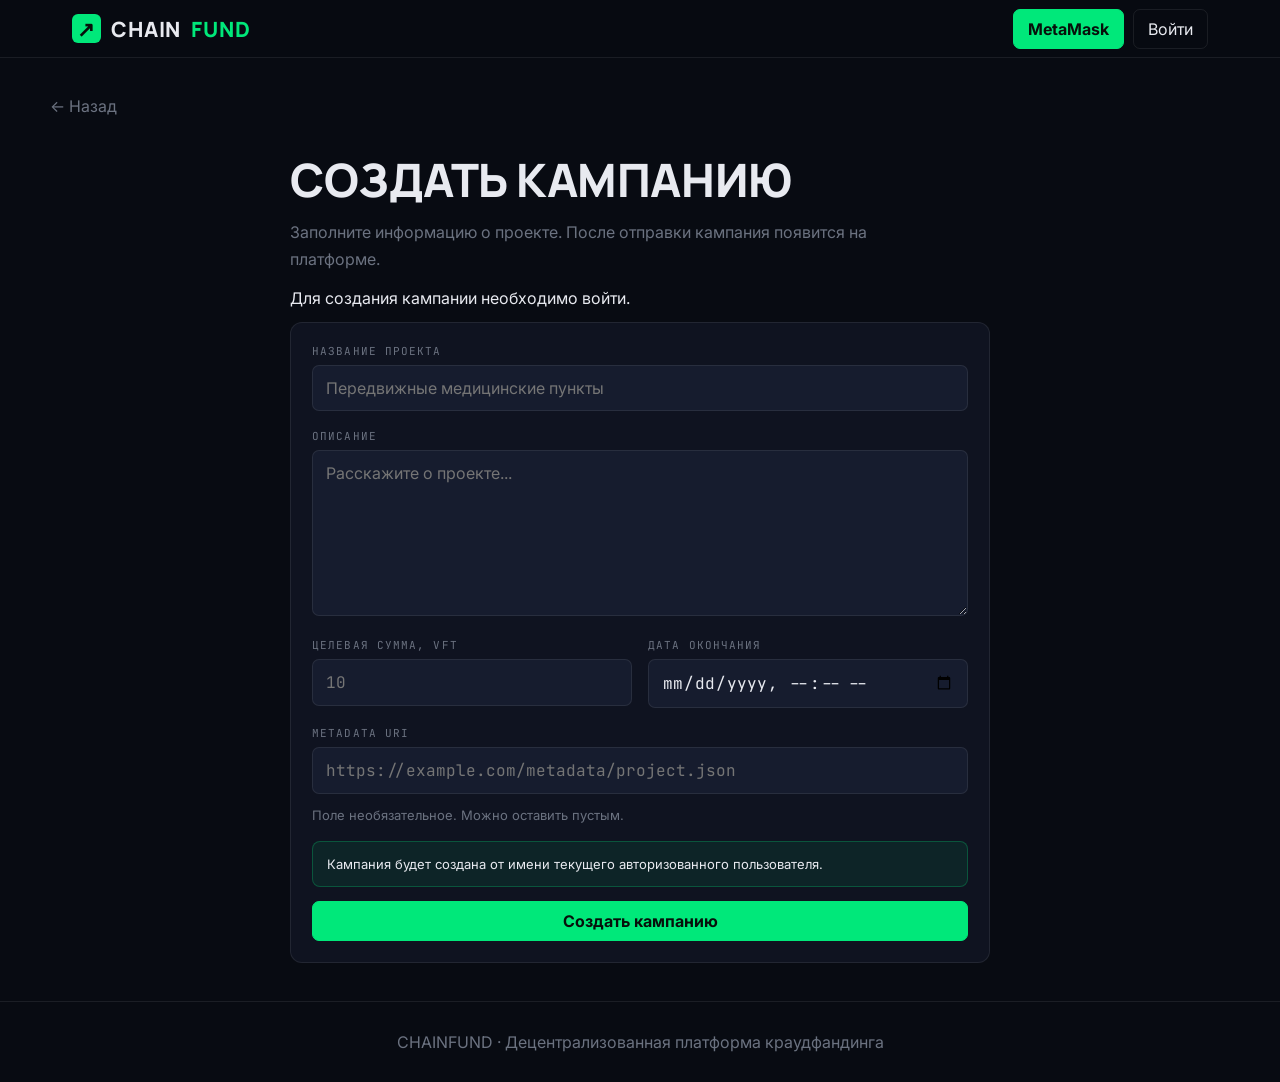
<file: create.html>
<!doctype html>
<html lang="ru">
   <head>
      <meta charset="UTF-8">

      <meta
         name="viewport"
         content="width=device-width, initial-scale=1"
      >

      <meta
         name="description"
         content="Создание новой кампании на платформе ChainFund."
      >

      <title>Создать кампанию — ChainFund</title>

      <link
         rel="stylesheet"
         href="css/shared.css"
      >
   </head>

   <body>
      <header id="site-header"></header>

      <main class="container content">
         <a
            class="back"
            href="dashboard.html"
         >
            ← Назад
         </a>

         <div class="form-card">
            <h1 class="page-title">
               СОЗДАТЬ КАМПАНИЮ
            </h1>

            <p class="lead mb">
               Заполните информацию о проекте. После отправки кампания появится на платформе.
            </p>

            <div
               id="create-error"
               class="state-message error-message mb"
               role="alert"
               hidden
            ></div>

            <div
               id="create-success"
               class="state-message mb"
               role="status"
               hidden
            ></div>

            <form
               id="create-form"
               class="card"
            >
               <div class="field">
                  <label
                     class="label"
                     for="campaign-title"
                  >
                     Название проекта
                  </label>

                  <input
                     id="campaign-title"
                     class="input"
                     name="title"
                     type="text"
                     minlength="3"
                     maxlength="120"
                     placeholder="Передвижные медицинские пункты"
                     required
                  >
               </div>

               <div class="field">
                  <label
                     class="label"
                     for="campaign-description"
                  >
                     Описание
                  </label>

                  <textarea
                     id="campaign-description"
                     class="input"
                     name="description"
                     minlength="10"
                     maxlength="5000"
                     rows="7"
                     placeholder="Расскажите о проекте..."
                     required
                  ></textarea>
               </div>

               <div class="grid grid-2">
                  <div class="field">
                     <label
                        class="label"
                        for="campaign-target"
                     >
                        Целевая сумма, VFT
                     </label>

                     <input
                        id="campaign-target"
                        class="input mono"
                        name="targetAmount"
                        type="number"
                        min="0.000000000000000001"
                        step="any"
                        placeholder="10"
                        required
                     >
                  </div>

                  <div class="field">
                     <label
                        class="label"
                        for="campaign-deadline"
                     >
                        Дата окончания
                     </label>

                     <input
                        id="campaign-deadline"
                        class="input mono"
                        name="deadline"
                        type="datetime-local"
                        required
                     >
                  </div>
               </div>

               <div class="field">
                  <label
                     class="label"
                     for="campaign-metadata-uri"
                  >
                     Metadata URI
                  </label>

                  <input
                     id="campaign-metadata-uri"
                     class="input mono"
                     name="metadataUri"
                     type="text"
                     maxlength="2048"
                     placeholder="https://example.com/metadata/project.json"
                  >

                  <p class="muted small">
                     Поле необязательное. Можно оставить пустым.
                  </p>
               </div>

               <div class="notice mb small">
                  Кампания будет создана от имени текущего авторизованного пользователя.
               </div>

               <button
                  id="create-submit-button"
                  class="btn btn-primary"
                  type="submit"
                  style="width: 100%"
               >
                  Создать кампанию
               </button>
            </form>
         </div>
      </main>

      <footer class="footer">
         <div class="container">
            CHAINFUND · Децентрализованная платформа краудфандинга
         </div>
      </footer>

      <script src="js/api.js"></script>
      <script src="js/auth-state.js"></script>
      <script src="js/create.js"></script>
   </body>
</html>
</file>
<file: css/shared.css>
@import url('https://fonts.googleapis.com/css2?family=Manrope:wght@500;600;700;800&family=Inter:wght@300;400;500;600&family=JetBrains+Mono:wght@400;500&display=swap');
:root {
	--bg: #080b12;
	--fg: #e8eaf0;
	--card: #0f1320;
	--secondary: #161c2e;
	--muted: #6b7280;
	--primary: #00e87a;
	--accent: #7c3aed;
	--danger: #ef4444;
	--border: rgba(255, 255, 255, .08);
	--radius: 10px
}

* {
	box-sizing: border-box
}

html {
	font-size: 16px
}

body {
	margin: 0;
	background: var(--bg);
	color: var(--fg);
	font-family: Inter, sans-serif
}

a {
	text-decoration: none;
	color: inherit
}

button,
input,
textarea {
	font: inherit
}

.container {
	max-width: 1180px;
	margin: auto;
	padding: 0 22px
}

.navbar {
	position: sticky;
	top: 0;
	z-index: 10;
	height: 58px;
	background: rgba(8, 11, 18, .92);
	backdrop-filter: blur(12px);
	border-bottom: 1px solid var(--border)
}

.nav-inner {
	height: 100%;
	display: flex;
	align-items: center;
	justify-content: space-between
}

.brand {
	display: flex;
	align-items: center;
	gap: 10px;
	font-family: 'Manrope';
	font-weight: 800;
	font-size: 21px;
	letter-spacing: .04em
}

.brand-mark {
	width: 29px;
	height: 29px;
	border-radius: 6px;
	background: var(--primary);
	color: #07100b;
	display: grid;
	place-items: center;
	font-weight: 900
}

.green {
	color: var(--primary)
}

.nav-actions {
	display: flex;
	align-items: center;
	gap: 9px
}

.btn {
	border: 1px solid var(--border);
	background: transparent;
	color: var(--fg);
	padding: 9px 14px;
	border-radius: 7px;
	cursor: pointer;
	transition: .2s
}

.btn:hover {
	border-color: rgba(0, 232, 122, .45)
}

.btn-primary {
	background: var(--primary);
	color: #07100b;
	border-color: var(--primary);
	font-weight: 700
}

.btn-primary:hover {
	filter: brightness(.94)
}

.btn-danger {
	color: var(--danger)
}

.wallet-chip {
	font-family: 'JetBrains Mono';
	font-size: 12px;
	color: var(--muted);
	padding: 8px 11px;
	background: var(--secondary);
	border: 1px solid var(--border);
	border-radius: 7px
}

.dot {
	width: 7px;
	height: 7px;
	border-radius: 50%;
	display: inline-block;
	background: var(--primary);
	margin-right: 7px
}

.hero {
	padding: 72px 0;
	border-bottom: 1px solid var(--border);
	background: radial-gradient(circle at 20% 20%, rgba(0, 232, 122, .08), transparent 35%), linear-gradient(135deg, var(--bg), var(--secondary), var(--bg))
}

.eyebrow,
.label {
	font-family: 'JetBrains Mono';
	text-transform: uppercase;
	letter-spacing: .1em;
	font-size: 11px;
	color: var(--muted)
}

.eyebrow {
	display: inline-flex;
	border: 1px solid rgba(0, 232, 122, .28);
	color: var(--primary);
	background: rgba(0, 232, 122, .05);
	padding: 7px 10px;
	border-radius: 6px
}

.hero h1,
.page-title {
	font-family: 'Manrope';
	font-weight: 800;
	letter-spacing: -.01em;
	line-height: .94;
	margin: 18px 0
}

.hero h1 {
	font-size: 64px
}

.page-title {
	font-size: 46px
}

.lead {
	color: var(--muted);
	line-height: 1.7;
	max-width: 640px
}

.section {
	padding: 44px 0
}

.section-title {
	display: flex;
	align-items: center;
	gap: 14px;
	margin-bottom: 22px
}

.section-title h2 {
	font-family: 'Manrope';
	font-size: 28px;
	letter-spacing: .04em;
	margin: 0
}

.line {
	height: 1px;
	background: var(--border);
	flex: 1
}

.grid {
	display: grid;
	gap: 16px
}

.grid-2 {
	grid-template-columns: repeat(2, minmax(0, 1fr))
}

.grid-3 {
	grid-template-columns: repeat(3, minmax(0, 1fr))
}

.grid-4 {
	grid-template-columns: repeat(4, minmax(0, 1fr))
}

.card {
	background: var(--card);
	border: 1px solid var(--border);
	border-radius: 12px;
	padding: 21px
}

.card:hover {
	border-color: rgba(0, 232, 122, .35)
}

.card-title {
	font-family: 'Manrope';
	font-size: 23px;
	font-weight: 700;
	margin: 0 0 10px
}

.muted {
	color: var(--muted)
}

.small {
	font-size: 13px
}

.mono {
	font-family: 'JetBrains Mono'
}

.status {
	display: inline-flex;
	align-items: center;
	gap: 7px;
	font-family: 'JetBrains Mono';
	text-transform: uppercase;
	font-size: 11px;
	padding: 5px 8px;
	border: 1px solid rgba(0, 232, 122, .3);
	background: rgba(0, 232, 122, .08);
	color: var(--primary);
	border-radius: 5px
}

.status.done {
	color: var(--muted);
	background: var(--secondary);
	border-color: var(--border)
}

.progress {
	height: 7px;
	background: var(--secondary);
	border-radius: 999px;
	overflow: hidden
}

.progress>span {
	display: block;
	height: 100%;
	background: var(--primary)
}

.between {
	display: flex;
	justify-content: space-between;
	align-items: center
}

.mt {
	margin-top: 14px
}

.mb {
	margin-bottom: 14px
}

.table {
	border: 1px solid var(--border);
	border-radius: 10px;
	overflow: hidden
}

.tr {
	display: grid;
	align-items: center;
	padding: 14px 17px;
	border-bottom: 1px solid var(--border)
}

.tr:last-child {
	border-bottom: 0
}

.tr:hover {
	background: rgba(22, 28, 46, .55)
}

.tr.head {
	background: rgba(22, 28, 46, .65);
	font-family: 'JetBrains Mono';
	font-size: 11px;
	color: var(--muted);
	text-transform: uppercase;
	letter-spacing: .08em
}

.cols-4 {
	grid-template-columns: 2fr 1fr 1fr 1fr
}

.cols-3 {
	grid-template-columns: 2fr 1fr 1fr
}

.right {
	text-align: right
}

.form-card {
	max-width: 700px;
	margin: auto
}

.field {
	margin-bottom: 18px
}

.field label {
	display: block;
	margin-bottom: 7px
}

.input {
	width: 100%;
	background: var(--secondary);
	border: 1px solid var(--border);
	color: var(--fg);
	padding: 12px 13px;
	border-radius: 7px;
	outline: none
}

.input:focus {
	border-color: rgba(0, 232, 122, .55);
	box-shadow: 0 0 0 3px rgba(0, 232, 122, .08)
}

textarea.input {
	resize: vertical;
	min-height: 110px
}

.content {
	padding: 38px 0
}

.campaign-layout {
	display: grid;
	grid-template-columns: minmax(0, 2fr) minmax(280px, 1fr);
	gap: 26px
}

#campaign-history-link {
    display: block;
    margin-top: 12px;
}

.sticky {
	position: sticky;
	top: 82px
}

.stats {
	display: grid;
	grid-template-columns: repeat(3, 1fr);
	gap: 20px
}

.stat-value {
	font-family: 'Manrope';
	font-size: 30px;
	font-weight: 700
}

.center {
	text-align: center
}

.notice {
	padding: 14px;
	border-radius: 8px;
	background: rgba(0, 232, 122, .08);
	border: 1px solid rgba(0, 232, 122, .25)
}

.footer {
	border-top: 1px solid var(--border);
	padding: 30px 0;
	color: var(--muted);
	text-align: center
}

.hidden {
	display: none !important
}

.back {
	display: inline-block;
	margin-bottom: 24px;
	color: var(--muted)
}

.back:hover {
	color: var(--fg)
}

.search-bar {
    display: grid;
    grid-template-columns: minmax(260px, 1.8fr) minmax(180px, 0.7fr) minmax(190px, 0.8fr) auto auto;
    gap: 12px;
    align-items: center;

    margin-bottom: 24px;
    padding: 14px;

    background: rgba(15, 19, 32, 0.92);
    border: 1px solid rgba(255, 255, 255, 0.07);
    border-radius: 16px;

    box-shadow:
        0 18px 50px rgba(0, 0, 0, 0.22),
        inset 0 1px 0 rgba(255, 255, 255, 0.03);

    backdrop-filter: blur(12px);
}

.search-input-wrapper {
    position: relative;
}

.search-icon {
    position: absolute;
    top: 50%;
    left: 16px;
    z-index: 1;

    transform: translateY(-50%);

    color: var(--muted-foreground);
    font-size: 22px;
    pointer-events: none;
}

.search-input-wrapper input,
.search-select-wrapper select {
    width: 100%;
    height: 48px;

    color: var(--foreground);
    background: var(--secondary);

    border: 1px solid transparent;
    border-radius: 12px;

    outline: none;
    transition:
        border-color 0.2s ease,
        box-shadow 0.2s ease,
        background-color 0.2s ease;
}

.search-input-wrapper input {
    padding: 0 16px 0 48px;
}

.search-input-wrapper input::placeholder {
    color: var(--muted-foreground);
}

.search-select-wrapper {
    position: relative;
}

.search-select-wrapper select {
    padding: 0 42px 0 14px;

    appearance: none;
    -webkit-appearance: none;

    cursor: pointer;

    background-image:
        linear-gradient(45deg, transparent 50%, #6b7280 50%),
        linear-gradient(135deg, #6b7280 50%, transparent 50%);
    background-position:
        calc(100% - 17px) 20px,
        calc(100% - 12px) 20px;
    background-size:
        5px 5px,
        5px 5px;
    background-repeat: no-repeat;
}

.search-input-wrapper input:hover,
.search-select-wrapper select:hover {
    background-color: #1a2135;
}

.search-input-wrapper input:focus,
.search-select-wrapper select:focus {
    border-color: var(--primary);

    box-shadow:
        0 0 0 3px rgba(0, 232, 122, 0.12),
        0 0 22px rgba(0, 232, 122, 0.08);
}

.search-submit,
.search-reset {
    height: 48px;
    border: none;
    border-radius: 12px;

    cursor: pointer;

    transition:
        transform 0.2s ease,
        box-shadow 0.2s ease,
        background-color 0.2s ease;
}

.search-submit {
    padding: 0 24px;

    color: var(--primary-foreground);
    background: var(--primary);

    font-weight: 700;
    letter-spacing: 0.03em;
}

.search-submit:hover {
    transform: translateY(-1px);

    box-shadow:
        0 10px 26px rgba(0, 232, 122, 0.22);
}

.search-submit:active {
    transform: translateY(0);
}

.search-reset {
    width: 48px;

    color: var(--foreground);
    background: transparent;
    border: 1px solid rgba(255, 255, 255, 0.1);

    font-size: 24px;
}

.search-reset:hover {
    color: var(--primary);
    border-color: rgba(0, 232, 122, 0.45);
    background: rgba(0, 232, 122, 0.06);
}

.visually-hidden {
    position: absolute;
    width: 1px;
    height: 1px;
    padding: 0;
    margin: -1px;

    overflow: hidden;
    clip: rect(0, 0, 0, 0);

    white-space: nowrap;
    border: 0;
}

.campaign-actions {
   display: grid;
   gap: 10px;
   margin-top: 18px;
}

.campaign-action-button {
   width: 100%;
   text-align: center;
   display: flex;
   align-items: center;
   justify-content: center;
   min-height: 44px;
}

@media (max-width: 980px) {
    .search-bar {
        grid-template-columns: 1fr 1fr;
    }

    .search-input-wrapper {
        grid-column: 1 / -1;
    }

    .search-submit {
        width: 100%;
    }
}

@media (max-width: 640px) {
    .search-bar {
        grid-template-columns: 1fr;
    }

    .search-input-wrapper,
    .search-select-wrapper,
    .search-submit,
    .search-reset {
        grid-column: auto;
        width: 100%;
    }

    .search-reset {
        width: 100%;
    }
}

@media(max-width:800px) {
	.hero h1 {
		font-size: 48px
	}

	.grid-2,
	.grid-3,
	.grid-4,
	.campaign-layout {
		grid-template-columns: 1fr
	}

	.cols-4 {
		grid-template-columns: 1.4fr .8fr .8fr
	}

	.cols-4>*:nth-child(4) {
		display: none
	}

	.stats {
		grid-template-columns: 1fr 1fr
	}

	.wallet-chip {
		display: none
	}
}
</file>
